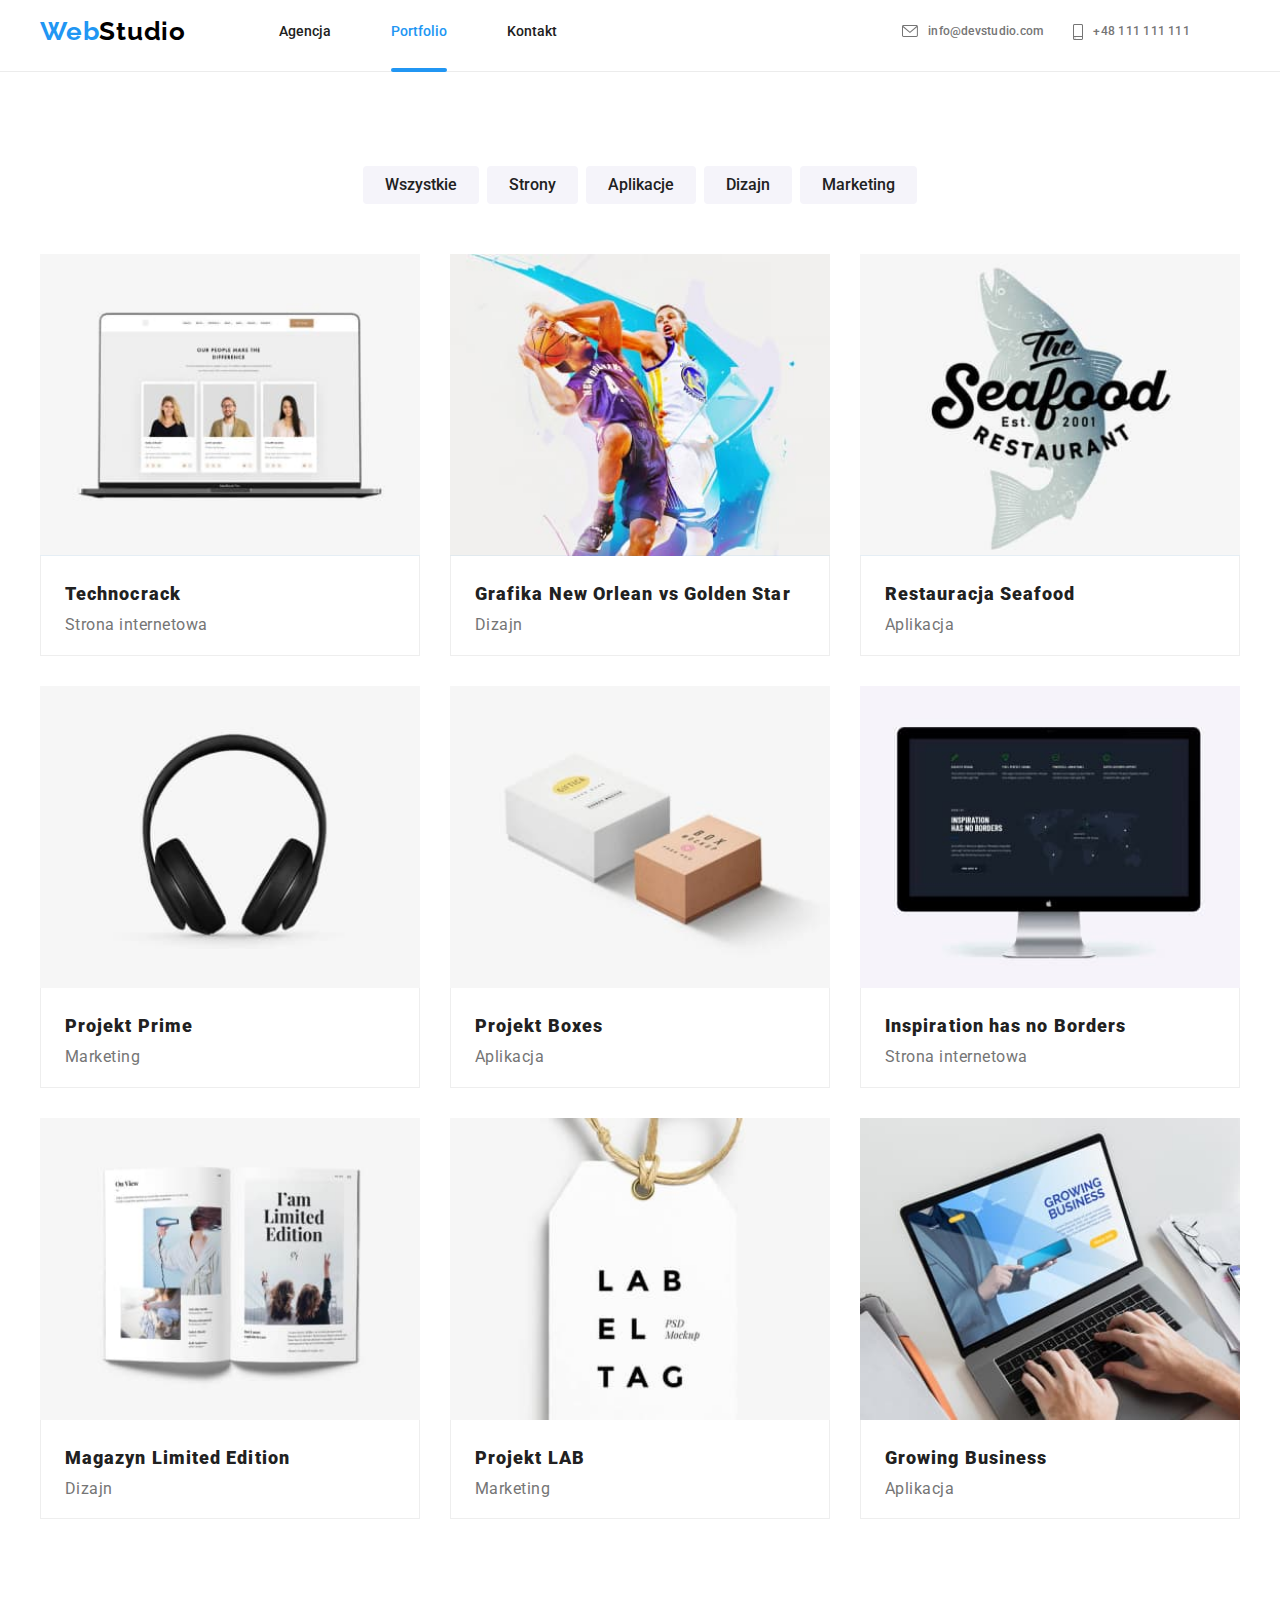
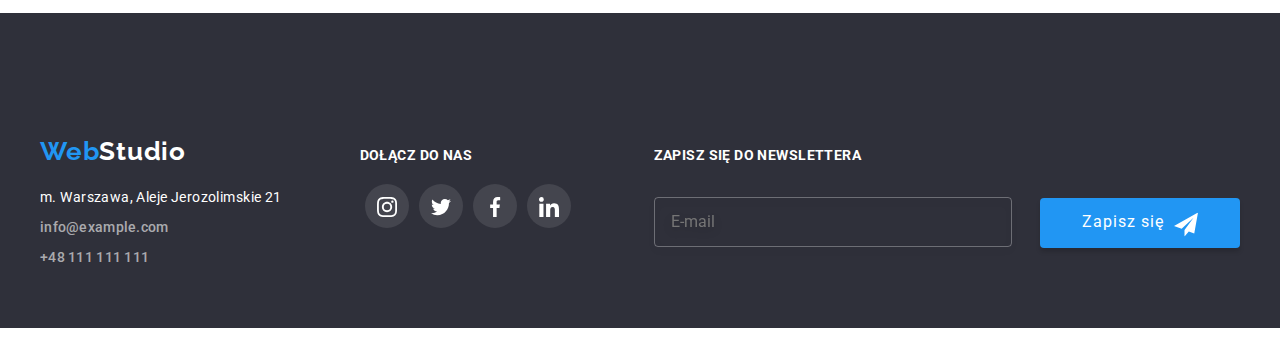
<file: portfolio.html>
<!DOCTYPE html>
<html lang="pl">
  <head>
    <meta charset="UTF-8" />
    <meta http-equiv="X-UA-Compatible" content="IE=edge" />
    <meta name="viewport" content="width=device-width, initial-scale=1.0" />
    <title>Portfolio</title>
    <link
      href="https://fonts.googleapis.com/css2?family=Raleway:wght@700&family=Roboto:wght@400;500;700;900&display=swap"
      rel="stylesheet"
    />
    <link
      rel="stylesheet"
      href="https://cdnjs.cloudflare.com/ajax/libs/modern-normalize/1.0.0/modern-normalize.min.css"
    />
    <link rel="stylesheet" href="./css/main.min.css" />
    <style>
      body {
        font-family: "Roboto", "Raleway", sans-serif;
      }
    </style>
  </head>

  <body>
    <header class="header">
      <div class="container header__box">
        <a href="index.html" class="logo">
          <span style="color: #2196f3">Web</span
          ><span style="color: #000000">Studio</span>
        </a>
        <nav>
          <ul class="navigation">
            <li>
              <a href="./index.html" class="navigation__link">Agencja</a>
            </li>
            <li>
              <a
                href="portfolio.html"
                class="navigation__link navigation__link--current"
                >Portfolio</a
              >
            </li>
            <li><a href="kontakt" class="navigation__link">Kontakt</a></li>
          </ul>
        </nav>
        <div class="contact">
          <a href="mailto:info@devstudio.com" class="contact__link"
            ><svg class="contact__icon" width="16" height="12">
              <use href="./images/icons.svg#icon-envelope"></use>
            </svg>
            info@devstudio.com
          </a>

          <a href="tel:+48111111111" class="contact__link">
            <svg class="contact__icon" width="10" height="16">
              <use href="./images/icons.svg#icon-smartphone"></use>
            </svg>
            +48 111 111 111</a
          >
        </div>
        <button
          class="menu-toggle js-open-menu"
          aria-expanded="false"
          aria-controls="mobile-menu"
        >
          <svg width="24" height="24">
            <use href="./images/icons.svg#icon-nav"></use>
          </svg>
        </button>
      </div>
    </header>

    <main>
      <div class="section container">
        <div class="section__btn">
          <ul class="section__btn-box">
            <li>
              <button type="button" class="section__btn-items">
                Wszystkie
              </button>
            </li>
            <li>
              <button type="button" class="section__btn-items">Strony</button>
            </li>
            <li>
              <button type="button" class="section__btn-items">
                Aplikacje
              </button>
            </li>
            <li>
              <button type="button" class="section__btn-items">Dizajn</button>
            </li>
            <li>
              <button type="button" class="section__btn-items">
                Marketing
              </button>
            </li>
          </ul>
        </div>

        <ul class="cards">
          <li class="cards__items">
            <figure>
              <div class="cards__image">
                <img
                  src="./images/img7.jpg"
                  srcset="./images/img7@2x.jpg 2x"
                  alt="Otwarty laptop"
                  width="370"
                  height="294"
                />
                <div class="cards__overlay">
                  <p class="cards__overlay-describe">
                    Technocrack jest popularną platformą wykorzystywaną do
                    rozpowszechniania koronawirusa. Firmy wykorzystują tę
                    platformę do celów szpiegowskich i ataków na
                    niezabezpieczone serwery konkurencji
                  </p>
                </div>
              </div>

              <figcaption class="cards__product">
                <p class="cards__product-portfolio"><b>Technocrack</b></p>
                <p class="cards__product-describe">Strona internetowa</p>
              </figcaption>
            </figure>
          </li>

          <li class="cards__items">
            <figure>
              <div class="cards__image">
                <img
                  src="./images/img8.jpg"
                  srcset="./images/img8@2x.jpg 2x"
                  alt="Dwóch koszykarzy w wyskoku"
                  width="370"
                  height="294"
                />
                <div class="cards__overlay">
                  <p class="cards__overlay-describe">
                    Technocrack jest popularną platformą wykorzystywaną do
                    rozpowszechniania koronawirusa. Firmy wykorzystują tę
                    platformę do celów szpiegowskich i ataków na
                    niezabezpieczone serwery konkurencji
                  </p>
                </div>
              </div>

              <figcaption class="cards__product cards__product--border">
                <p class="cards__product-portfolio">
                  <b>Grafika New Orlean vs Golden Star</b>
                </p>
                <p class="cards__product-describe">Dizajn</p>
              </figcaption>
            </figure>
          </li>
          <li class="cards__items">
            <figure>
              <div class="cards__image">
                <img
                  src="./images/img9.jpg"
                  srcset="./images/img9@2x.jpg 2x"
                  alt="Logo restauracji"
                  width="370"
                  height="294"
                />
                <div class="cards__overlay">
                  <p class="cards__overlay-describe">
                    Technocrack jest popularną platformą wykorzystywaną do
                    rozpowszechniania koronawirusa. Firmy wykorzystują tę
                    platformę do celów szpiegowskich i ataków na
                    niezabezpieczone serwery konkurencji
                  </p>
                </div>
              </div>

              <figcaption class="cards__product cards__product--border">
                <p class="cards__product-portfolio">
                  <b>Restauracja Seafood</b>
                </p>
                <p class="cards__product-describe">Aplikacja</p>
              </figcaption>
            </figure>
          </li>
          <li class="cards__items">
            <figure>
              <div class="cards__image">
                <img
                  src="./images/img10.jpg"
                  srcset="./images/img10@2x.jpg 2x"
                  alt="Czarne słuchawki"
                  width="370"
                  height="294"
                />
                <div class="cards__overlay">
                  <p class="cards__overlay-describe">
                    Technocrack jest popularną platformą wykorzystywaną do
                    rozpowszechniania koronawirusa. Firmy wykorzystują tę
                    platformę do celów szpiegowskich i ataków na
                    niezabezpieczone serwery konkurencji
                  </p>
                </div>
              </div>

              <figcaption class="cards__product cards__product--border">
                <p class="cards__product-portfolio"><b>Projekt Prime</b></p>
                <p class="cards__product-describe">Marketing</p>
              </figcaption>
            </figure>
          </li>
          <li class="cards__items">
            <figure>
              <div class="cards__image">
                <img
                  src="./images/img11.jpg"
                  srcset="./images/img11@2x.jpg 2x"
                  alt="Dwa różnej wielkości pudełka"
                  width="370"
                  height="294"
                />
                <div class="cards__overlay">
                  <p class="cards__overlay-describe">
                    Technocrack jest popularną platformą wykorzystywaną do
                    rozpowszechniania koronawirusa. Firmy wykorzystują tę
                    platformę do celów szpiegowskich i ataków na
                    niezabezpieczone serwery konkurencji
                  </p>
                </div>
              </div>

              <figcaption class="cards__product cards__product--border">
                <p class="cards__product-portfolio"><b>Projekt Boxes</b></p>
                <p class="cards__product-describe">Aplikacja</p>
              </figcaption>
            </figure>
          </li>
          <li class="cards__items">
            <figure>
              <div class="cards__image">
                <img
                  src="./images/img12.jpg"
                  srcset="./images/img12@2x.jpg 2x"
                  alt="Monitor komputera"
                  width="370"
                  height="294"
                />
                <div class="cards__overlay">
                  <p class="cards__overlay-describe">
                    Technocrack jest popularną platformą wykorzystywaną do
                    rozpowszechniania koronawirusa. Firmy wykorzystują tę
                    platformę do celów szpiegowskich i ataków na
                    niezabezpieczone serwery konkurencji
                  </p>
                </div>
              </div>

              <figcaption class="cards__product cards__product--border">
                <p class="cards__product-portfolio">
                  <b>Inspiration has no Borders</b>
                </p>
                <p class="cards__product-describe">Strona internetowa</p>
              </figcaption>
            </figure>
          </li>
          <li class="cards__items">
            <figure>
              <div class="cards__image">
                <img
                  src="./images/img13.jpg"
                  srcset="./images/img13@2x.jpg 2x"
                  alt="Otwarty magazyn"
                  width="370"
                  height="294"
                />
                <div class="cards__overlay">
                  <p class="cards__overlay-describe">
                    Technocrack jest popularną platformą wykorzystywaną do
                    rozpowszechniania koronawirusa. Firmy wykorzystują tę
                    platformę do celów szpiegowskich i ataków na
                    niezabezpieczone serwery konkurencji
                  </p>
                </div>
              </div>

              <figcaption class="cards__product cards__product--border">
                <p class="cards__product-portfolio">
                  <b>Magazyn Limited Edition</b>
                </p>
                <p class="cards__product-describe">Dizajn</p>
              </figcaption>
            </figure>
          </li>
          <li class="cards__items">
            <figure>
              <div class="cards__image">
                <img
                  src="./images/img14.jpg"
                  srcset="./images/img14@2x.jpg 2x"
                  alt="Etykieta"
                  width="370"
                  height="294"
                />
                <div class="cards__overlay">
                  <p class="cards__overlay-describe">
                    Technocrack jest popularną platformą wykorzystywaną do
                    rozpowszechniania koronawirusa. Firmy wykorzystują tę
                    platformę do celów szpiegowskich i ataków na
                    niezabezpieczone serwery konkurencji
                  </p>
                </div>
              </div>

              <figcaption class="cards__product cards__product--border">
                <p class="cards__product-portfolio"><b>Projekt LAB</b></p>
                <p class="cards__product-describe">Marketing</p>
              </figcaption>
            </figure>
          </li>
          <li class="cards__items">
            <figure>
              <div class="cards__image">
                <img
                  src="./images/img15.jpg"
                  srcset="./images/img15@2x.jpg 2x"
                  alt="Osoba pisząca na laptopie"
                  width="370"
                  height="294"
                />
                <div class="cards__overlay">
                  <p class="cards__overlay-describe">
                    Technocrack jest popularną platformą wykorzystywaną do
                    rozpowszechniania koronawirusa. Firmy wykorzystują tę
                    platformę do celów szpiegowskich i ataków na
                    niezabezpieczone serwery konkurencji
                  </p>
                </div>
              </div>

              <figcaption class="cards__product cards__product--border">
                <p class="cards__product-portfolio"><b>Growing Business</b></p>
                <p class="cards__product-describe">Aplikacja</p>
              </figcaption>
            </figure>
          </li>
        </ul>
      </div>
    </main>

    <footer>
      <section class="footer">
        <div class="container footer__box">
          <div class="footer__logo-box">
            <a href="index.html" class="logo">
              <span style="color: #2196f3">Web</span
              ><span style="color: #ffffff">Studio</span>
            </a>

            <ul class="footer__address">
              <li class="footer__items">m. Warszawa, Aleje Jerozolimskie 21</li>

              <li class="footer__items">
                <a class="footer__contact" href="mailto:info@example.com"
                  >info@example.com</a
                >
              </li>
              <li class="footer__items">
                <a class="footer__contact" href="tel:+48111111111"
                  >+48 111 111 111</a
                >
              </li>
            </ul>
          </div>

          <div>
            <p class="sm-footer">DOŁĄCZ DO NAS</p>
            <ul class="sm-footer__list">
              <li class="sm-footer__item">
                <a
                  class="sm-footer__link"
                  href="https://www.instagram.com"
                  target="_blank"
                >
                  <svg class="sm-footer__icon">
                    <use
                      href="./images/icons.svg#icon-instagram"
                      width="20"
                      height="20"
                      x="12"
                      y="13"
                    ></use>
                  </svg>
                </a>
              </li>
              <li class="sm-footer__item">
                <a
                  class="sm-footer__link"
                  href="https://twitter.com"
                  target="_blank"
                >
                  <svg class="sm-footer__icon">
                    <use
                      href="./images/icons.svg#icon-twitter"
                      width="20"
                      height="20"
                      x="12"
                      y="13"
                    ></use>
                  </svg>
                </a>
              </li>
              <li class="sm-footer__item">
                <a
                  class="sm-footer__link"
                  href="https://www.facebook.com"
                  target="_blank"
                >
                  <svg class="sm-footer__icon">
                    <use
                      href="./images/icons.svg#icon-facebook"
                      width="20"
                      height="20"
                      x="12"
                      y="13"
                    ></use>
                  </svg>
                </a>
              </li>
              <li class="sm-footer__item">
                <a
                  class="sm-footer__link"
                  href="https://linkedin.com"
                  target="_blank"
                >
                  <svg class="sm-footer__icon">
                    <use
                      href="./images/icons.svg#icon-linkedin"
                      width="20"
                      height="20"
                      x="12"
                      y="13"
                    ></use>
                  </svg>
                </a>
              </li>
            </ul>
          </div>

          <form class="form-footer">
            <p class="form-footer__sign-up" for="email-newsletter">
              Zapisz się do newslettera
            </p>

            <div class="form-footer__settings">
              <input
                id="email-newsletter"
                class="form-footer__mail"
                type="email"
                name="email"
                placeholder="E-mail"
              />
              <button type="submit" class="form-footer__btn">
                Zapisz się
                <svg class="form-footer__icon">
                  <use
                    href="images/icons.svg#icon-icon-send"
                    width="24"
                    height="24"
                  ></use>
                </svg>
              </button>
            </div>
          </form>
        </div>
      </section>
    </footer>

    <script src="./js/mobile-menu.js"></script>
  </body>
</html>
</file>
<file: css/main.min.css>
body{font-family:"Roboto","Raleway",sans-serif;color:#757575}@media screen and (min-width: 320px){body{overflow-x:none}}ul{list-style:none;padding:0;margin:0}figure{margin:0 auto;padding:0}h1{margin:0 auto}textarea{resize:none}img{display:block;width:100%;height:auto}.container{max-width:450px;margin:0 15px 0 15px}@media screen and (min-width: 768px){.container{max-width:768px;padding-right:15px;padding-left:15px;margin:0 auto}}@media screen and (min-width: 1200px){.container{max-width:1200px;padding:0;margin:0 auto}}.js-menu-container{visibility:hidden;position:fixed;background-color:#fff;width:480px;height:100%;-webkit-transform:translateX(-150%);transform:translateX(-150%);-webkit-transition:-webkit-transform 1s;transition:-webkit-transform 1s;transition:transform 1s;transition:transform 1s, -webkit-transform 1s;z-index:1;top:0;left:0}.js-open-menu{position:relative}.menu-toggle{border:none;fill:#212121;background-color:rgba(0,0,0,0);cursor:pointer;position:absolute;top:22px;right:23px}@media screen and (min-width: 768px){.menu-toggle{display:none}}@media screen and (min-width: 1200px){.menu-toggle{display:none}}.menu-toggle:focus,.menu-toggle:hover{fill:#2196f3}.is-open{visibility:visible;-webkit-transform:translateX(0);transform:translateX(0)}.mobile-menu{display:-webkit-box;display:-ms-flexbox;display:flex;-webkit-box-orient:vertical;-webkit-box-direction:normal;-ms-flex-direction:column;flex-direction:column;padding:0;margin:0;list-style:none;margin-bottom:302px}.mobile-menu__items:not(:last-child){margin-bottom:36px}.mobile-menu__link{display:block;color:#212121;font-weight:500;font-size:40px;line-height:.98;letter-spacing:.02;text-decoration:none}.mobile-menu__link--current{display:block;color:#2196f3;font-weight:500;font-size:40px;text-decoration:none;line-height:.98;letter-spacing:.02}.mobile-menu__link:hover{color:#2196f3}.mobile-menu-container{padding-top:48px;padding-left:40px}.mobile-menu-container .menu-toggle{position:absolute;top:16px;right:16px}.mobile-contact{display:-webkit-box;display:-ms-flexbox;display:flex;-webkit-box-orient:vertical;-webkit-box-direction:normal;-ms-flex-direction:column;flex-direction:column}.mobile-contact__item:not(:last-child){margin-bottom:32px}.mobile-contact__link{color:#757575;text-decoration:none;font-size:24px;font-weight:500}.mobile-contact__link--accent{color:#2196f3;text-decoration:none;font-size:34px;font-weight:500;line-height:1.17}.mobile-sm{display:-webkit-box;display:-ms-flexbox;display:flex;-webkit-box-pack:start;-ms-flex-pack:start;justify-content:start;position:relative;padding-top:64px;margin-bottom:48px;-ms-flex-wrap:wrap;flex-wrap:wrap}.mobile-sm__item{position:relative}.mobile-sm__item:not(:last-child){margin-right:20px}.mobile-sm__item:not(:last-child)::before{display:block;position:absolute;content:"";background-color:rgba(33,33,33,.2);top:0;right:-10px;height:100%;width:1px}.mobile-sm__link{color:#2196f3;font-size:18px;font-weight:500;text-decoration:none}@media screen and (max-width: 480px){.mobile-sm{-ms-flex-wrap:wrap;flex-wrap:wrap;max-width:320px}}.is-hidden{visibility:hidden;opacity:0;pointer-events:none}.backdrop{position:fixed;left:0;right:0;top:0;bottom:0;background-color:rgba(0,0,0,.2);-webkit-transition:opacity 250ms ease,visibility 550ms ease;transition:opacity 250ms ease,visibility 550ms ease;-webkit-transition-duration:1800ms;transition-duration:1800ms}.backdrop__modal{position:absolute;width:450px;height:609px;left:39%;top:44%;-webkit-transform:translate(-50%, -50%);transform:translate(-50%, -50%);background:#fff;-webkit-box-shadow:0px 1px 3px rgba(0,0,0,.1215686275),0px 1px 1px rgba(0,0,0,.1411764706),0px 2px 1px rgba(0,0,0,.2);box-shadow:0px 1px 3px rgba(0,0,0,.1215686275),0px 1px 1px rgba(0,0,0,.1411764706),0px 2px 1px rgba(0,0,0,.2);border-radius:4px}@media screen and (min-width: 768px){.backdrop__modal{top:50%;left:50%}}@media screen and (min-width: 1200px){.backdrop__modal{width:528px;height:581px;top:50%;left:50%}}.backdrop__button-close{display:-webkit-box;display:-ms-flexbox;display:flex;-webkit-box-pack:center;-ms-flex-pack:center;justify-content:center;-webkit-box-align:center;-ms-flex-align:center;align-items:center;position:absolute;right:8px;top:8px;width:30px;height:30px;padding:9px;border:1px solid rgba(0,0,0,.1019607843);border-radius:50%;background-color:#fff;-webkit-transition-property:background-color,fill;transition-property:background-color,fill;-webkit-transition-duration:250ms;transition-duration:250ms;-webkit-transition-timing-function:cubic-bezier(0.4, 0, 0.2, 1);transition-timing-function:cubic-bezier(0.4, 0, 0.2, 1)}.backdrop__button-close:hover,.backdrop__button-close:focus{color:#2196f3;border-color:#2196f3}.header-form{text-align:center;font-weight:700;font-size:20px;line-height:1.15;letter-spacing:.03em;color:#212121;margin:0px 40px 0 40px;padding-top:40px}.modal{display:-webkit-box;display:-ms-flexbox;display:flex;-webkit-box-orient:vertical;-webkit-box-direction:normal;-ms-flex-direction:column;flex-direction:column;-webkit-box-align:center;-ms-flex-align:center;align-items:center;padding-left:40px;padding-right:40px;row-gap:10px;margin-top:12px;width:100%}.modal__form-link{color:#2196f3;font-weight:400;-webkit-transition:font-weight 250ms cubic-bezier(0.4, 0, 0.2, 1),color 250ms cubic-bezier(0.4, 0, 0.2, 1);transition:font-weight 250ms cubic-bezier(0.4, 0, 0.2, 1),color 250ms cubic-bezier(0.4, 0, 0.2, 1)}.modal__declaration{margin-top:10px;font-weight:400;font-size:12px;line-height:14px;letter-spacing:.03em}@media screen and (min-width: 1200px){.modal__declaration{font-size:14px}}.modal__comment{position:relative;font-size:12px;line-height:1.17;letter-spacing:.01em;height:120px;margin-bottom:20px;-webkit-transition:border 250ms cubic-bezier(0.4, 0, 0.2, 1);transition:border 250ms cubic-bezier(0.4, 0, 0.2, 1)}.modal__btn{width:200px;height:50px;background:#2196f3;border-radius:4px;border:none;color:#fff;font-weight:700;font-size:16px;letter-spacing:.06em;margin-top:30px;-webkit-box-shadow:0px 4px 4px rgba(0,0,0,.1490196078);box-shadow:0px 4px 4px rgba(0,0,0,.1490196078);padding:10px 0;-webkit-transition:background-color 1000ms cubic-bezier(0.4, 0, 0.2, 1);transition:background-color 1000ms cubic-bezier(0.4, 0, 0.2, 1)}.modal__label{position:relative;font-size:12px;line-height:1.17;letter-spacing:.01em;width:100%;-webkit-transition:border 250ms cubic-bezier(0.4, 0, 0.2, 1);transition:border 250ms cubic-bezier(0.4, 0, 0.2, 1)}.modal__label:focus-within svg{fill:#2196f3}.modal__input{border:1px solid rgba(33,33,33,.2);border-radius:4px;padding-left:42px;height:40px;outline:none;-webkit-transition:border 250ms cubic-bezier(0.4, 0, 0.2, 1);transition:border 250ms cubic-bezier(0.4, 0, 0.2, 1);width:100%}.modal__input:focus-within{border-color:#2196f3}.modal__icon{position:absolute;left:15px;top:50%;width:18px;height:18px;fill:#212121}.modal__text{width:370px;height:120px;text-align:left;padding:12px 16px}@media screen and (min-width: 1200px){.modal__text{width:448px}}.modal__checkbox{opacity:0;height:0;width:0}.modal__checkbox:checked+.modal__check-icon{fill:#fff;background-color:#2196f3;border:#2196f3;border-radius:2px;-webkit-transition-duration:250ms;transition-duration:250ms;-webkit-transition-timing-function:cubic-bezier(0.4, 0, 0.2, 1);transition-timing-function:cubic-bezier(0.4, 0, 0.2, 1)}.modal__check-icon{width:16px;height:15px;margin-right:2px 7px 2px 0;border:2px solid #212121;border-radius:2px;fill:#fff;background-color:#fff;cursor:pointer}.header{border-bottom:1px solid #ececec;padding-top:16px;padding-bottom:16px}@media screen and (min-width: 768px){.header{padding-bottom:20px}}@media screen and (min-width: 1200px){.header{padding-bottom:24px;display:-webkit-box;display:-ms-flexbox;display:flex;-webkit-box-pack:center;-ms-flex-pack:center;justify-content:center}}.header__box{display:-webkit-box;display:-ms-flexbox;display:flex;-webkit-box-pack:justify;-ms-flex-pack:justify;justify-content:space-between;-webkit-box-align:center;-ms-flex-align:center;align-items:center;padding:0;padding-right:23px}@media screen and (min-width: 768px){.header__box{padding-left:15px}}@media screen and (min-width: 1200px){.header__box{padding-left:0;-webkit-box-pack:start;-ms-flex-pack:start;justify-content:flex-start;-webkit-box-align:center;-ms-flex-align:center;align-items:center}}.logo{font-family:"Raleway";color:#2196f3;font-weight:700;font-size:26px;font-style:normal;line-height:1.193;text-decoration:none;letter-spacing:.03em;margin:0}.logo__logo-box{-webkit-box-orient:vertical;-webkit-box-direction:normal;-ms-flex-direction:column;flex-direction:column;text-decoration:none}.navigation{display:none;color:#212121;font-weight:500;font-size:14px;line-height:1.5;list-style:none;-webkit-box-orient:horizontal;-webkit-box-direction:normal;-ms-flex-direction:row;flex-direction:row;gap:46px;margin-left:93px}@media screen and (min-width: 768px){.navigation{display:-webkit-box;display:-ms-flexbox;display:flex;margin-left:83px;gap:60px}}@media screen and (min-width: 1200px){.navigation{display:-webkit-box;display:-ms-flexbox;display:flex;margin-left:93px}}.navigation__link{font-weight:500;text-decoration:none;color:#212121;position:relative;text-decoration:none;-webkit-transition-duration:250ms;transition-duration:250ms;-webkit-transition-timing-function:cubic-bezier(0.4, 0, 0.2, 1);transition-timing-function:cubic-bezier(0.4, 0, 0.2, 1)}.navigation__link:hover,.navigation__link:focus{color:#2196f3}.navigation__link--current{color:#2196f3}.navigation__link--current::after{content:"";position:absolute;display:block;height:4px;border-radius:2px;top:45px;background-color:#2196f3;width:100%}.contact{display:none;-webkit-box-pack:center;-ms-flex-pack:center;justify-content:center;-webkit-box-align:center;-ms-flex-align:center;align-items:center;gap:30px;margin-left:345px}@media screen and (min-width: 768px){.contact{display:-webkit-box;display:-ms-flexbox;display:flex;-webkit-box-orient:vertical;-webkit-box-direction:normal;-ms-flex-direction:column;flex-direction:column;-webkit-box-align:baseline;-ms-flex-align:baseline;align-items:baseline;margin-left:101px;gap:10px}}@media screen and (min-width: 1200px){.contact{display:-webkit-box;display:-ms-flexbox;display:flex;-webkit-box-pack:center;-ms-flex-pack:center;justify-content:center;-webkit-box-orient:horizontal;-webkit-box-direction:normal;-ms-flex-direction:row;flex-direction:row;-webkit-box-align:center;-ms-flex-align:center;align-items:center;gap:30px;height:16px;margin-left:345px;margin-right:27px}}@media screen and (min-width: 1200px){.contact__number{-ms-flex-line-pack:end;align-content:flex-end}}.contact__link{display:-webkit-box;display:-ms-flexbox;display:flex;color:#757575;text-decoration:none;font-weight:500;font-size:14px;letter-spacing:.02em;-webkit-transition-property:color,background-color,-webkit-box-shadow;transition-property:color,background-color,-webkit-box-shadow;transition-property:color,background-color,box-shadow;transition-property:color,background-color,box-shadow,-webkit-box-shadow;-webkit-box-align:center;-ms-flex-align:center;align-items:center}@media screen and (min-width: 768px){.contact__link{font-size:12px}}.contact__link:hover,.contact__link:focus{color:#2196f3;-webkit-transition-duration:250ms;transition-duration:250ms;-webkit-transition-timing-function:cubic-bezier(0.4, 0, 0.2, 1);transition-timing-function:cubic-bezier(0.4, 0, 0.2, 1)}.contact__link:hover .contact__icon{fill:#2196f3}.contact__link:focus .contact__icon{fill:#2196f3}.contact__icon{fill:#757575;margin-right:10px}.footer__contact{display:-webkit-box;display:-ms-flexbox;display:flex;-webkit-box-pack:center;-ms-flex-pack:center;justify-content:center;color:rgba(255,255,255,.6);text-decoration:none;font-style:normal;font-weight:500;font-size:14px;letter-spacing:.02em;-webkit-transition-property:color,background-color,-webkit-box-shadow;transition-property:color,background-color,-webkit-box-shadow;transition-property:color,background-color,box-shadow;transition-property:color,background-color,box-shadow,-webkit-box-shadow}@media screen and (min-width: 1200px){.footer__contact{-webkit-box-pack:start;-ms-flex-pack:start;justify-content:flex-start}}.footer__contact:hover,.footer__contact:focus{color:#2196f3;-webkit-transition-duration:250ms;transition-duration:250ms;-webkit-transition-timing-function:cubic-bezier(0.4, 0, 0.2, 1);transition-timing-function:cubic-bezier(0.4, 0, 0.2, 1)}.overlay{min-width:480px;height:400px;background-image:-webkit-gradient(linear, left top, left bottom, from(rgba(0, 0, 0, 0.3019607843)), to(rgba(0, 0, 0, 0.3019607843))),url("../images/imgbackground-mobile.jpg"),url("../images/imgbackground-mobile@2x.jpg");background-image:linear-gradient(rgba(0, 0, 0, 0.3019607843), rgba(0, 0, 0, 0.3019607843)),url("../images/imgbackground-mobile.jpg"),url("../images/imgbackground-mobile@2x.jpg");background-color:#2f303a;background-repeat:no-repeat;background-size:cover;-o-object-fit:scale-down;object-fit:scale-down}@media screen and (min-width: 768px){.overlay{background-image:-webkit-gradient(linear, left top, left bottom, from(rgba(0, 0, 0, 0.3019607843)), to(rgba(0, 0, 0, 0.3019607843))),url("../images/imgbackground-tablet.jpg");background-image:linear-gradient(rgba(0, 0, 0, 0.3019607843), rgba(0, 0, 0, 0.3019607843)),url("../images/imgbackground-tablet.jpg")}}@media screen and (min-width: 768px)and (min-device-pixel-ratio: 2),screen and (min-width: 768px)and (-webkit-min-device-pixel-ratio: 2),screen and (min-width: 768px)and (min-resolution: 192dpi),screen and (min-width: 768px)and (min-resolution: 2dppx){.overlay{background-image:-webkit-gradient(linear, left top, left bottom, from(rgba(0, 0, 0, 0.3019607843)), to(rgba(0, 0, 0, 0.3019607843))),url("../images/imgbackground-tablet@2x.jpg");background-image:linear-gradient(rgba(0, 0, 0, 0.3019607843), rgba(0, 0, 0, 0.3019607843)),url("../images/imgbackground-tablet@2x.jpg")}}@media screen and (min-width: 1200px){.overlay{background-image:-webkit-gradient(linear, left top, left bottom, from(rgba(0, 0, 0, 0.3019607843)), to(rgba(0, 0, 0, 0.3019607843))),url("../images/imgbackground.jpg");background-image:linear-gradient(rgba(0, 0, 0, 0.3019607843), rgba(0, 0, 0, 0.3019607843)),url("../images/imgbackground.jpg");background-color:#2f303a;height:600px;background-position:center}}@media screen and (min-width: 1200px)and (min-device-pixel-ratio: 2),screen and (min-width: 1200px)and (-webkit-min-device-pixel-ratio: 2),screen and (min-width: 1200px)and (min-resolution: 192dpi),screen and (min-width: 1200px)and (min-resolution: 2dppx){.overlay{background-image:-webkit-gradient(linear, left top, left bottom, from(rgba(0, 0, 0, 0.3019607843)), to(rgba(0, 0, 0, 0.3019607843))),url("../images/imgbackground@2x.jpg");background-image:linear-gradient(rgba(0, 0, 0, 0.3019607843), rgba(0, 0, 0, 0.3019607843)),url("../images/imgbackground@2x.jpg")}}.overlay__box{display:-webkit-box;display:-ms-flexbox;display:flex;-webkit-box-orient:vertical;-webkit-box-direction:normal;-ms-flex-direction:column;flex-direction:column;-ms-flex-wrap:wrap;flex-wrap:wrap;padding-top:118px}@media screen and (min-width: 1200px){.overlay__box{padding-top:200px}}.overlay__title{color:#fff;text-transform:uppercase;text-align:center;-webkit-box-pack:center;-ms-flex-pack:center;justify-content:center;width:365px;font-weight:900;font-size:26px;line-height:1.61;letter-spacing:.06em;margin-left:auto;margin-right:auto;margin-bottom:30px}@media screen and (min-width: 1200px){.overlay__title{font-size:44px;width:696px;line-height:1.37}}.overlay__btn{color:#fff;background-color:#2196f3;-webkit-box-align:center;-ms-flex-align:center;align-items:center;text-align:center;font-family:"Roboto",sans-serif;font-style:normal;font-weight:700;font-size:16px;line-height:1.88;letter-spacing:.06em;width:200px;height:50px;border-style:hidden;border-radius:4px;-webkit-box-shadow:0px 4px 4px rgba(0,0,0,.1490196078);box-shadow:0px 4px 4px rgba(0,0,0,.1490196078);padding:10px 32px;margin-left:auto;margin-right:auto;cursor:pointer}@media(min-device-pixel-ratio: 2),(-webkit-min-device-pixel-ratio: 2),(min-resolution: 192dpi),(min-resolution: 2dppx){.overlay{background-image:-webkit-gradient(linear, left top, left bottom, from(rgba(0, 0, 0, 0.3019607843)), to(rgba(0, 0, 0, 0.3019607843))),url("../images/imgbackground-mobile@2x.jpg");background-image:linear-gradient(rgba(0, 0, 0, 0.3019607843), rgba(0, 0, 0, 0.3019607843)),url("../images/imgbackground-mobile@2x.jpg")}}.section-lorem{padding-top:60px}@media screen and (min-width: 768px){.section-lorem{margin-right:15px}}@media screen and (min-width: 1200px){.section-lorem{display:-webkit-box;display:-ms-flexbox;display:flex;-webkit-box-pack:center;-ms-flex-pack:center;justify-content:center}}.box-lorem{display:-webkit-box;display:-ms-flexbox;display:flex;-ms-flex-wrap:wrap;flex-wrap:wrap;gap:30px;padding-bottom:30px}@media screen and (min-width: 1200px){.box-lorem{max-width:1200px}}.box-lorem__icon{background-color:#f5f4fa;border-radius:4px;width:100%}.box-lorem__item{color:#212121;font-weight:700;font-size:14px;line-height:1.5;list-style:none;display:-webkit-box;display:-ms-flexbox;display:flex;-webkit-box-orient:vertical;-webkit-box-direction:normal;-ms-flex-direction:column;flex-direction:column}@media screen and (min-width: 768px){.box-lorem__item{-ms-flex-preferred-size:calc((100% - 30px)/2);flex-basis:calc((100% - 30px)/2)}}@media screen and (min-width: 1200px){.box-lorem__item{-ms-flex-preferred-size:calc((100% - 90px)/4);flex-basis:calc((100% - 90px)/4)}}.box-lorem__title{text-transform:uppercase;font-weight:700;text-align:center;padding-top:30px;margin:0 auto}.box-lorem__text{color:#757575;font-size:14px;font-style:normal;font-weight:400;letter-spacing:.03em;line-height:1.71;padding-top:10px;padding-bottom:30px;margin:0 auto}.services{padding:94px 0;display:none}@media screen and (min-width: 1200px){.services{display:-webkit-box;display:-ms-flexbox;display:flex;-webkit-box-pack:center;-ms-flex-pack:center;justify-content:center}}.services__title{color:#212121;font-weight:700;font-size:36px;line-height:1.16;letter-spacing:.03em;list-style:none;text-align:center;margin:0 0 50px 0}.services__list{display:-webkit-box;display:-ms-flexbox;display:flex;-webkit-box-pack:justify;-ms-flex-pack:justify;justify-content:space-between;gap:30px;padding:0}.services__item{position:relative;width:370px}.services__label{font-weight:700;font-size:14px;line-height:16px;text-align:center;letter-spacing:.03em;text-transform:uppercase;color:#fff;background-color:rgba(47,48,58,.8);padding:27px 0px;width:100%;position:absolute;bottom:0;margin-bottom:0}.team{background-color:#f5f4fa;width:100%;padding-bottom:60px}@media screen and (min-width: 1200px){.team{display:-webkit-box;display:-ms-flexbox;display:flex;-webkit-box-pack:center;-ms-flex-pack:center;justify-content:center}}.team__title{color:#212121;font-weight:700;font-size:28px;line-height:1.17;letter-spacing:.03em;list-style:none;text-align:center;margin:0 0 30px 0;padding-top:60px}.team__list{display:-webkit-box;display:-ms-flexbox;display:flex;-ms-flex-wrap:wrap;flex-wrap:wrap;gap:30px}.team__items{width:435px;background-color:#fff;-webkit-box-shadow:0px 1px 3px rgba(0,0,0,.1215686275),0px 1px 1px rgba(0,0,0,.1411764706),0px 2px 1px rgba(0,0,0,.2);box-shadow:0px 1px 3px rgba(0,0,0,.1215686275),0px 1px 1px rgba(0,0,0,.1411764706),0px 2px 1px rgba(0,0,0,.2);border-radius:0px 0px 4px 4px}@media screen and (min-width: 768px){.team__items{width:354px;-ms-flex-preferred-size:calc((100% - 30px)/2);flex-basis:calc((100% - 30px)/2);margin-left:0}}@media screen and (min-width: 1200px){.team__items{margin-left:0;-ms-flex-preferred-size:calc((100% - 90px)/4);flex-basis:calc((100% - 90px)/4)}}@media screen and (min-width: 768px){.team__img{width:354px}}@media screen and (min-width: 1200px){.team__img{width:100%}}.team__member{display:-webkit-box;display:-ms-flexbox;display:flex;-webkit-box-pack:center;-ms-flex-pack:center;justify-content:center;color:#212121;background-color:#fff;font-weight:500;font-size:16px;line-height:1.18;letter-spacing:.03em;margin:30px 0 10px 0}.team__member-describe{display:-webkit-box;display:-ms-flexbox;display:flex;-webkit-box-pack:center;-ms-flex-pack:center;justify-content:center;color:#757575;background-color:#fff;font-size:16px;line-height:1.18;font-weight:400px;letter-spacing:.03em;margin:0;margin-bottom:16px}.container-sm{text-align:center}@media screen and (max-width: 767px){.container-sm{width:100%}}@media screen and (min-width: 768px){.container-sm{width:45%}}@media screen and (min-width: 1200px){.container-sm{width:auto}}.sm-footer{font-weight:700;font-size:14px;line-height:1.15;letter-spacing:.03em;text-transform:uppercase;color:#fff;margin-bottom:0;padding-bottom:20px;margin-top:60px;display:-webkit-box;display:-ms-flexbox;display:flex;text-align:center;-webkit-box-pack:center;-ms-flex-pack:center;justify-content:center;width:100%}@media screen and (min-width: 768px){.sm-footer{display:-webkit-box;display:-ms-flexbox;display:flex;-webkit-box-orient:horizontal;-webkit-box-direction:normal;-ms-flex-direction:row;flex-direction:row;-webkit-box-pack:center;-ms-flex-pack:center;justify-content:center;text-align:center}}@media screen and (min-width: 1200px){.sm-footer{margin-left:0;-webkit-box-pack:start;-ms-flex-pack:start;justify-content:flex-start}}.sm-footer__list{display:-webkit-box;display:-ms-flexbox;display:flex;padding:0;-webkit-box-pack:center;-ms-flex-pack:center;justify-content:center;width:100%;-webkit-box-align:center;-ms-flex-align:center;align-items:center;text-align:center}@media screen and (min-width: 1200px){.sm-footer__list{margin-left:0}}.sm-footer__item{margin-right:5px;margin-left:5px}.sm-footer__link{display:block;width:44px;height:44px;fill:#fff;border-radius:50%;background-color:rgba(255,255,255,.1019607843)}.sm-footer__link:focus{background-color:#2196f3;border-radius:50%;-webkit-transition-duration:250ms;transition-duration:250ms;-webkit-transition-timing-function:cubic-bezier(0.4, 0, 0.2, 1);transition-timing-function:cubic-bezier(0.4, 0, 0.2, 1)}.sm-footer__link__icon{display:-webkit-box;display:-ms-flexbox;display:flex;width:44px;height:44px;border-radius:50%;background-color:rgba(255,255,255,.1019607843);fill:#fff;-webkit-box-pack:center;-ms-flex-pack:center;justify-content:center;-webkit-box-align:center;-ms-flex-align:center;align-items:center;-webkit-transition:background-color 250ms cubic-bezier(0.4, 0, 0.2, 1),color 250ms cubic-bezier(0.4, 0, 0.2, 1);transition:background-color 250ms cubic-bezier(0.4, 0, 0.2, 1),color 250ms cubic-bezier(0.4, 0, 0.2, 1)}.sm-box{display:-webkit-box;display:-ms-flexbox;display:flex;-webkit-box-pack:center;-ms-flex-pack:center;justify-content:center;-webkit-box-align:center;-ms-flex-align:center;align-items:center;fill:#afb1b8;margin-bottom:24px;gap:10px}.sm-box__link{display:-webkit-inline-box;display:-ms-inline-flexbox;display:inline-flex;fill:#afb1b8;width:44px;height:44px;border-radius:50%;background-color:#fff;-webkit-transition-property:color,background-color,-webkit-box-shadow;transition-property:color,background-color,-webkit-box-shadow;transition-property:color,background-color,box-shadow;transition-property:color,background-color,box-shadow,-webkit-box-shadow}.sm-box__link:focus{background-color:#2196f3;fill:#fff;-webkit-transition-duration:250ms;transition-duration:250ms;-webkit-transition-timing-function:cubic-bezier(0.4, 0, 0.2, 1);transition-timing-function:cubic-bezier(0.4, 0, 0.2, 1)}.client{margin-bottom:60px}.client__title{text-align:center;color:#212121;font-weight:700;font-size:28px;font-style:normal;line-height:42px;letter-spacing:.03em;padding-top:60px;margin-top:0px}.client__list{display:-webkit-box;display:-ms-flexbox;display:flex;-ms-flex-wrap:wrap;flex-wrap:wrap;gap:30px;margin-bottom:60px}@media screen and (min-width: 1200px){.client__list{-webkit-box-pack:justify;-ms-flex-pack:justify;justify-content:space-between;-ms-flex-wrap:nowrap;flex-wrap:nowrap}}.client__items{-ms-flex-preferred-size:calc((100% - 30px)/2);flex-basis:calc((100% - 30px)/2);border:1px solid #afb1b8;border-radius:4px;-webkit-transition-property:color,background-color,-webkit-box-shadow;transition-property:color,background-color,-webkit-box-shadow;transition-property:color,background-color,box-shadow;transition-property:color,background-color,box-shadow,-webkit-box-shadow}@media screen and (min-width: 768px){.client__items{-ms-flex-preferred-size:calc((100% - 60px)/3);flex-basis:calc((100% - 60px)/3)}}@media screen and (min-width: 1200px){.client__items{-ms-flex-preferred-size:calc((100% - 150px)/6);flex-basis:calc((100% - 150px)/6)}}.client__items:hover,.client__items:focus,.client__items:hover svg,.client__items:focus svg{fill:#2196f3;border-color:#2196f3;-webkit-transition-duration:250ms;transition-duration:250ms;-webkit-transition-timing-function:cubic-bezier(0.4, 0, 0.2, 1);transition-timing-function:cubic-bezier(0.4, 0, 0.2, 1)}.client__link{fill:#afb1b8;cursor:pointer;-webkit-transition-property:color,background-color,-webkit-box-shadow;transition-property:color,background-color,-webkit-box-shadow;transition-property:color,background-color,box-shadow;transition-property:color,background-color,box-shadow,-webkit-box-shadow}.client__link:hover svg,.client__link:focus svg,.client__link:hover,.client__link:focus{fill:#2196f3;border-color:#2196f3;-webkit-transition-duration:250ms;transition-duration:250ms;-webkit-transition-timing-function:cubic-bezier(0.4, 0, 0.2, 1);transition-timing-function:cubic-bezier(0.4, 0, 0.2, 1)}.client__svg{width:200px;height:92}@media screen and (min-width: 1200px){.client__svg{width:170px}}.footer{color:#fff;font-size:14px;line-height:1.5;letter-spacing:.03em;background-color:#2f303a;padding-top:60px;padding-bottom:60px}.footer__logo-box{display:-webkit-box;display:-ms-flexbox;display:flex;-webkit-box-align:center;-ms-flex-align:center;align-items:center;-webkit-box-pack:center;-ms-flex-pack:center;justify-content:center;-webkit-box-orient:vertical;-webkit-box-direction:normal;-ms-flex-direction:column;flex-direction:column;width:100%}@media screen and (min-width: 768px){.footer__logo-box{margin-left:0;width:50%}}@media screen and (min-width: 1200px){.footer__logo-box{padding-top:0;display:-webkit-box;display:-ms-flexbox;display:flex;-webkit-box-pack:center;-ms-flex-pack:center;justify-content:center;width:auto;text-align:left;-webkit-box-align:start;-ms-flex-align:start;align-items:flex-start}}.footer__box{display:-webkit-box;display:-ms-flexbox;display:flex;-webkit-box-orient:vertical;-webkit-box-direction:normal;-ms-flex-direction:column;flex-direction:column;-ms-flex-wrap:wrap;flex-wrap:wrap;-webkit-box-align:baseline;-ms-flex-align:baseline;align-items:baseline;text-align:center;-webkit-box-pack:center;-ms-flex-pack:center;justify-content:center}@media screen and (min-width: 768px){.footer__box{-webkit-box-orient:horizontal;-webkit-box-direction:normal;-ms-flex-direction:row;flex-direction:row;-webkit-column-gap:30px;-moz-column-gap:30px;column-gap:30px}}@media screen and (min-width: 1200px){.footer__box{-webkit-box-pack:justify;-ms-flex-pack:justify;justify-content:space-between;-webkit-box-align:baseline;-ms-flex-align:baseline;align-items:baseline;-webkit-box-orient:horizontal;-webkit-box-direction:normal;-ms-flex-direction:row;flex-direction:row}}.footer__address{display:block;text-align:center;padding-top:20px}@media screen and (min-width: 1200px){.footer{text-align:left}}.footer__items:not(:last-child){font-style:normal;margin-bottom:9px}.form-footer{display:-webkit-box;display:-ms-flexbox;display:flex;-webkit-box-orient:vertical;-webkit-box-direction:normal;-ms-flex-direction:column;flex-direction:column;-webkit-box-align:center;-ms-flex-align:center;align-items:center;-webkit-box-pack:center;-ms-flex-pack:center;justify-content:center;font-weight:700;font-size:14px;line-height:1.15;letter-spacing:.03em;text-transform:uppercase;color:#fff;margin-top:60px}@media screen and (min-width: 1200px){.form-footer{width:auto;-webkit-box-align:start;-ms-flex-align:start;align-items:flex-start}}.form-footer__sign-up{-webkit-box-align:center;-ms-flex-align:center;align-items:center}@media screen and (min-width: 1200px){.form-footer__sign-up{margin-left:0}}.form-footer__btn{margin-top:20px;margin-left:25px;display:-webkit-inline-box;display:-ms-inline-flexbox;display:inline-flex;width:200px;height:50px;-webkit-box-pack:center;-ms-flex-pack:center;justify-content:center;-webkit-box-align:center;-ms-flex-align:center;align-items:center;font-style:normal;font-size:16px;line-height:1.9;letter-spacing:.06em;border-style:hidden;border-radius:4px;color:#fff;background-color:#2196f3;-webkit-box-shadow:0px 4px 4px rgba(0,0,0,.1490196078);box-shadow:0px 4px 4px rgba(0,0,0,.1490196078);cursor:pointer;-webkit-transition:background-color 250ms cubic-bezier(0.4, 0, 0.2, 1);transition:background-color 250ms cubic-bezier(0.4, 0, 0.2, 1);white-space:nowrap;padding:10px 28px 10px 42px}.form-footer__btn:hover{opacity:.9}.form-footer__settings{gap:20px}.form-footer__mail{width:100%;height:50px;padding-top:20px;padding:0 16px;font-size:16px;line-height:1.25;color:rgba(255,255,255,.6);background-color:rgba(0,0,0,0);border:1px solid rgba(255,255,255,.3019607843);-webkit-filter:drop-shadow(0px 4px 4px rgba(0, 0, 0, 0.1490196078));filter:drop-shadow(0px 4px 4px rgba(0, 0, 0, 0.1490196078));border-radius:4px;-webkit-transition:border 250ms cubic-bezier(0.4, 0, 0.2, 1);transition:border 250ms cubic-bezier(0.4, 0, 0.2, 1)}@media screen and (min-width: 1200px){.form-footer__mail{width:358px}}.form-footer__mail:hover{border-color:#2196f3}.form-footer__icon{margin-left:10px;fill:#fff;-webkit-transform:translateY(43%);transform:translateY(43%)}.section__btn{color:#212121;background-color:#fff;left:661px;top:180px;font-family:"Roboto";font-style:normal;letter-spacing:.03em;text-align:center;border-radius:4px;border:none}.section__btn-box{display:-webkit-box;display:-ms-flexbox;display:flex;-webkit-box-pack:center;-ms-flex-pack:center;justify-content:center;gap:8px;margin-bottom:50px;padding-top:94px}.section__btn-items{cursor:pointer;color:#212121;background-color:#f5f4fa;border-radius:4px;border:none;padding:6px 22px;font-weight:500;font-size:16px;line-height:1.625;-webkit-transition-duration:250ms;transition-duration:250ms;-webkit-transition-timing-function:cubic-bezier(0.4, 0, 0.2, 1);transition-timing-function:cubic-bezier(0.4, 0, 0.2, 1)}.section__btn-items:hover,.section__btn-items:focus{background-color:#2196f3;color:#fff;-webkit-box-shadow:0px 3px 1px rgba(0,0,0,.1019607843),0px 1px 2px rgba(0,0,0,.0784313725),0px 2px 2px rgba(0,0,0,.1215686275);box-shadow:0px 3px 1px rgba(0,0,0,.1019607843),0px 1px 2px rgba(0,0,0,.0784313725),0px 2px 2px rgba(0,0,0,.1215686275)}.cards{display:-webkit-box;display:-ms-flexbox;display:flex;-ms-flex-wrap:wrap;flex-wrap:wrap;-webkit-box-pack:center;-ms-flex-pack:center;justify-content:center;gap:30px;padding-bottom:94px}.cards__items{-webkit-box-orient:vertical;-webkit-box-direction:normal;-ms-flex-direction:column;flex-direction:column;-ms-flex-preferred-size:calc((100% - 60px)/3);flex-basis:calc((100% - 60px)/3);padding:0;margin:0;-webkit-transition-property:color,background-color,-webkit-box-shadow;transition-property:color,background-color,-webkit-box-shadow;transition-property:color,background-color,box-shadow;transition-property:color,background-color,box-shadow,-webkit-box-shadow}.cards__items:hover{-webkit-box-shadow:0px 1px 1px rgba(0,0,0,.1215686275),0px 4px 4px rgba(0,0,0,.0588235294),1px 4px 6px rgba(0,0,0,.1607843137);box-shadow:0px 1px 1px rgba(0,0,0,.1215686275),0px 4px 4px rgba(0,0,0,.0588235294),1px 4px 6px rgba(0,0,0,.1607843137);-webkit-transition-duration:250ms;transition-duration:250ms;-webkit-transition-timing-function:cubic-bezier(0.4, 0, 0.2, 1);transition-timing-function:cubic-bezier(0.4, 0, 0.2, 1)}.cards__product{border-left:1px solid #eee;border-right:1px solid #eee;border-bottom:1px solid #eee;margin:0}.cards__product-portfolio{color:#212121;background-color:#fff;font-weight:700;font-size:18px;line-height:2;letter-spacing:.06em;padding:20px 24px 4px 24px;margin:0}.cards__product-describe{color:#757575;background-color:#fff;font-size:16px;line-height:1.18;font-weight:400;letter-spacing:.03em;padding:0px 24px 20px 24px;margin:0}.cards__image{position:relative;overflow:hidden}.cards__image:hover .cards__overlay{-webkit-transform:translateY(0);transform:translateY(0)}.cards__overlay{position:absolute;top:0;left:0;width:100%;height:100%;background-color:#2196f3;display:-webkit-box;display:-ms-flexbox;display:flex;-webkit-box-align:center;-ms-flex-align:center;align-items:center;-webkit-transform:translateY(100%);transform:translateY(100%);-webkit-transition:250ms cubic-bezier(0.4, 0, 0.2, 1);transition:250ms cubic-bezier(0.4, 0, 0.2, 1)}.cards__overlay-describe{color:#fff;font-weight:400;font-size:18px;line-height:28px;letter-spacing:.03em;padding:49px 45px 49px 24px}/*# sourceMappingURL=main.min.css.map */
</file>
